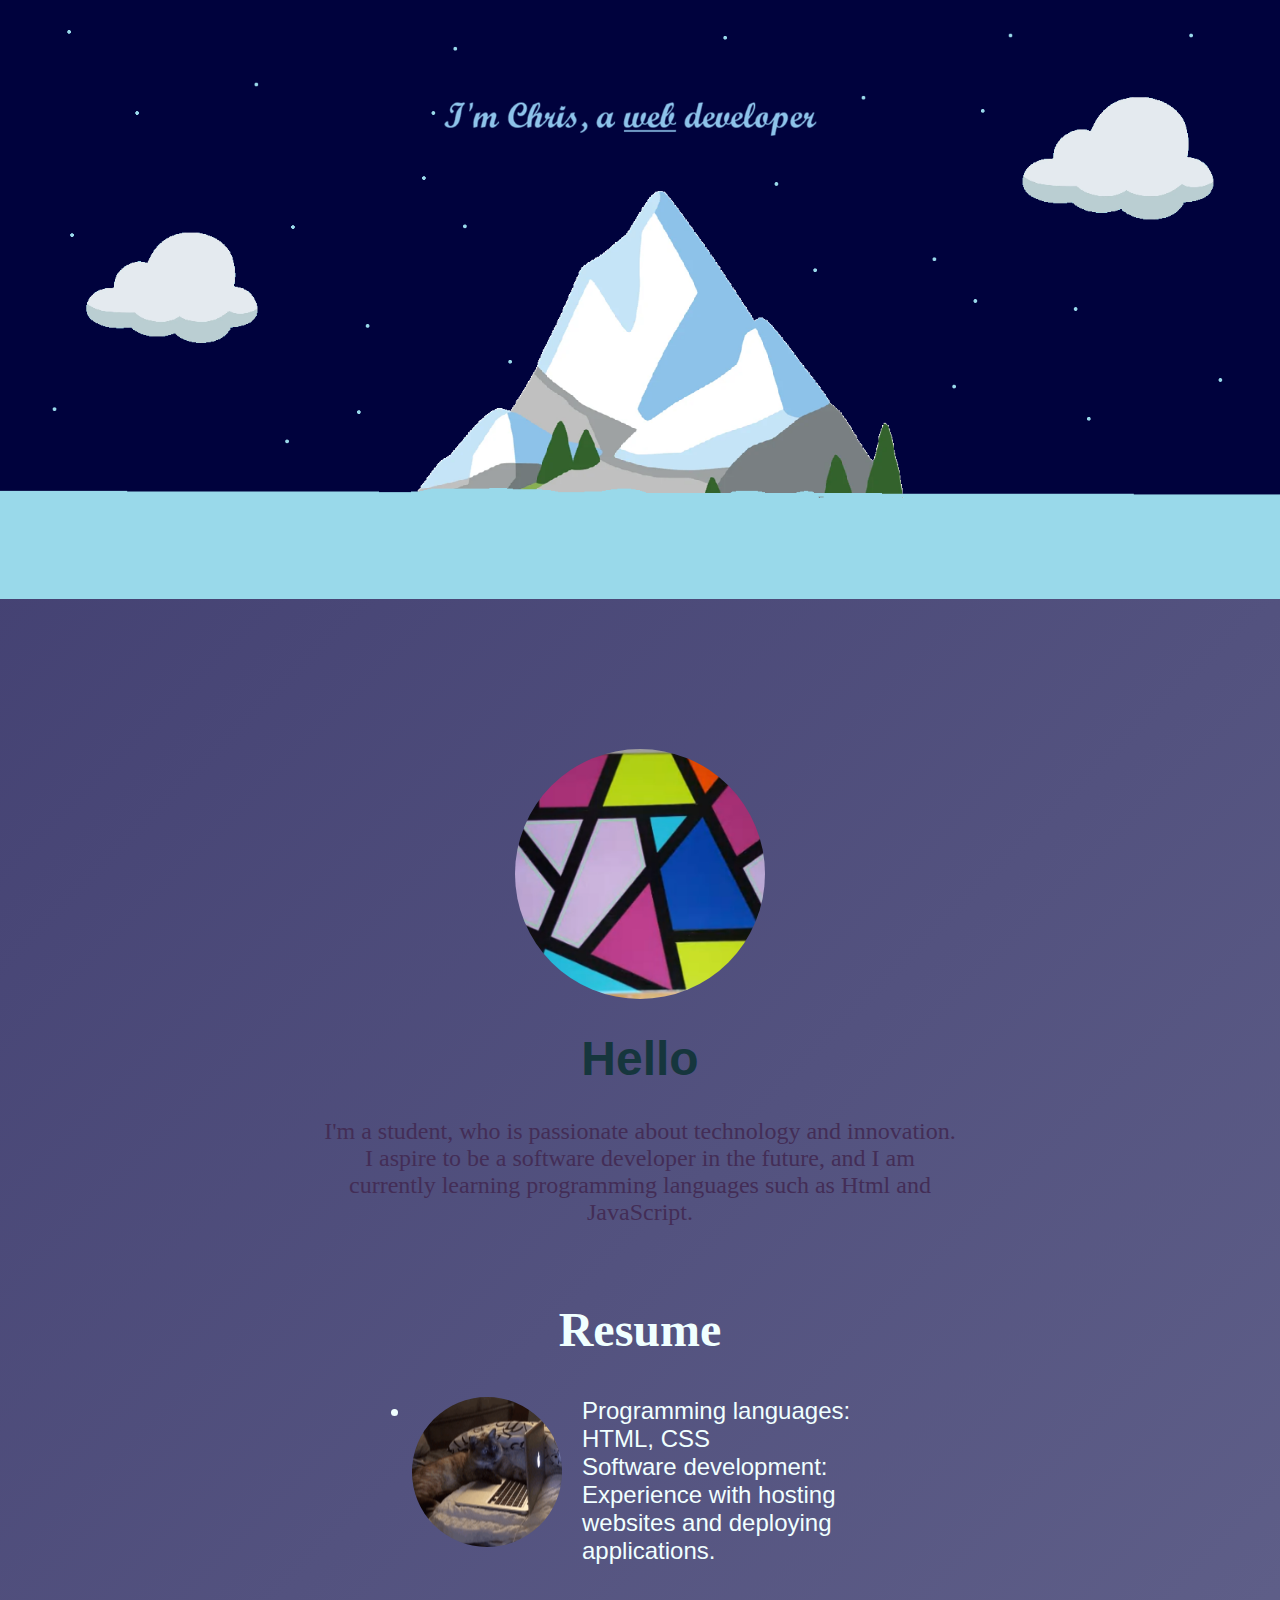
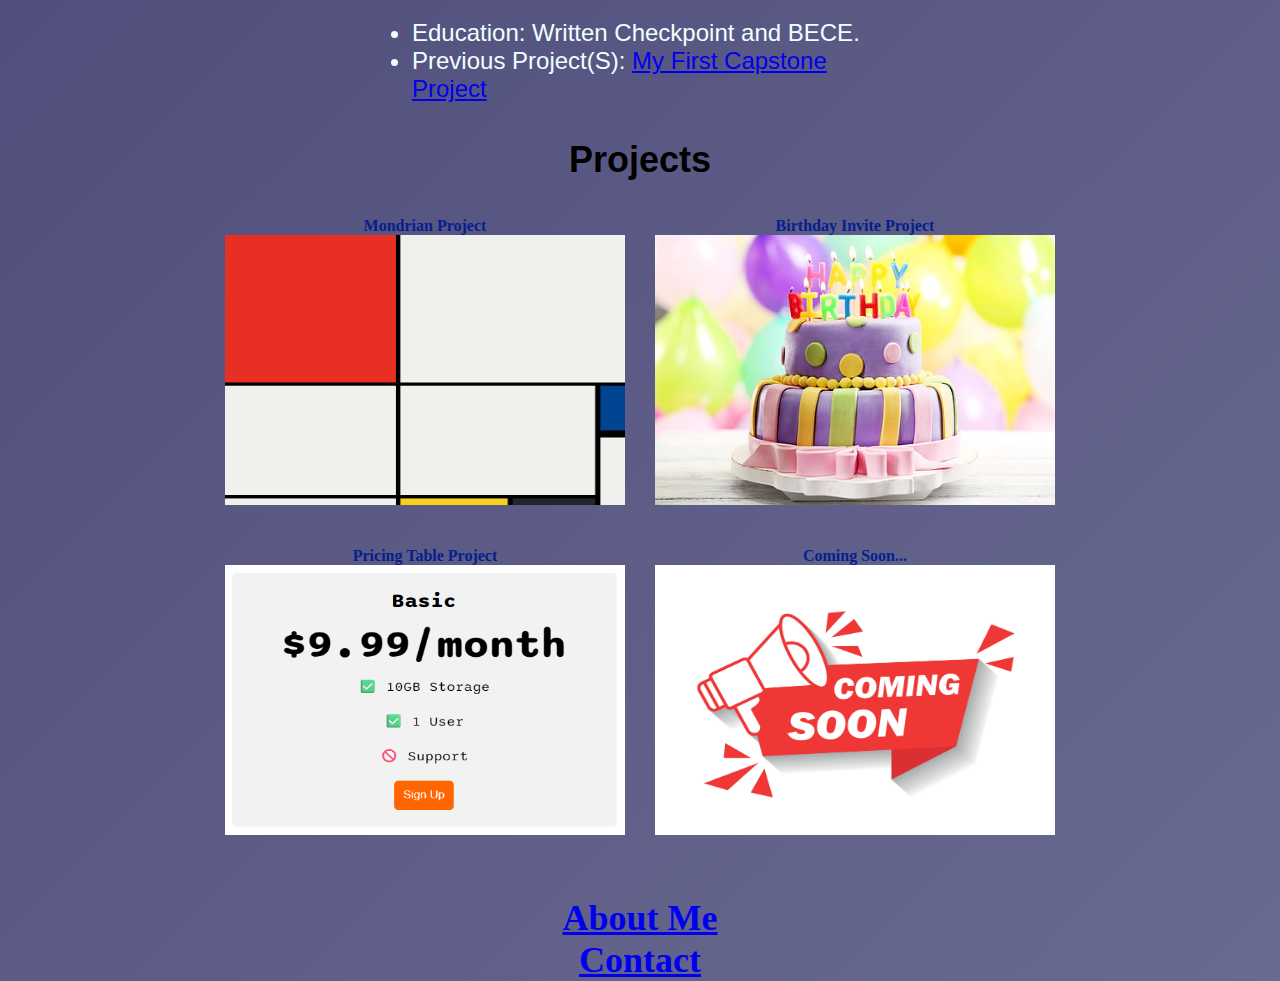
<file: index.html>
<html lang="en">
<head>
    <meta charset="UTF-8">
    <meta name="viewport" content="width=device-width, initial-scale=1.0">
    <title>Chris' Site</title>
    <link rel="stylesheet" href="./styles.css">
    <link rel="icon" href="./Assets/Favicon.png" type="image/x-icon" />
</head>
<body>

   <div class="top-container">
        <img class="background-image" src="./Assets/Intro.png" alt="Background Image">
        <img class="icon" src="./Assets/Profile picture.png" alt="Profile Picture">
        <h1>Hello</h1>
        <p>I'm a student, who is passionate about technology and innovation.
            I aspire to be a software developer in the future, and I am currently learning programming languages such as Html and JavaScript.
        </p>
   </div>

   <br>
   <br>

   <div class="upper-container">
        <h2>Resume</h2>
        <ul>
            <li><img class="cat" src="./Assets/cat.gif" alt="Learnt languages">Programming languages: HTML, CSS</li>
            <p>Software development: Experience with hosting websites and deploying applications.</p>
            <br><br><br>
            <li>Education: Written Checkpoint and BECE.</li>
            <Li>Previous Project(S): <a href="https://chris1137.github.io/html-portfolio/">My First Capstone Project</a></Li>
        </ul>
   </div>


    <div class="name-tag">
        <p class="project">Projects</p>
    </div>
   <div class="project-container">
        <div class="first-card">
            <a class="mondrian" href="./Assets/Mondrian.html">Mondrian Project</a>
            <img class="mondrian-image" src="./Assets/Mondrian Preview.png" alt="Mondrian Preview">
        </div>

        <div class="second-card">
            <a class="birthday" href="./Assets/Birthday Invite.html">Birthday Invite Project</a>
            <img class="birthday-image" src="./Assets/birthday-cake.jpeg" alt="Birthday Preview">
        </div>  

        <div class="third-card">
            <a class="pricing" href="./Assets/Pricing table.html">Pricing Table Project</a>
            <img class="pricing-image" src="./Assets/Pricing Preview.png" alt="Pricing Preview">
        </div>

        <div class="fourth-card">
                <a class="coming-soon" href="#">Coming Soon...</a>
                <img class="coming-soon-image" src="./Assets/Coming soon.jpg" alt="Coming Soon Preview">
        </div>
   </div>


   <div class="bottom-container">
        <div class="about">
            <a href="./Assets/About.html">About Me</a>
        </div>
        <div class="contact">
            <a href="./Assets/Contact.html">Contact</a>
        </div>
   </div>
</body>
</html>
</file>
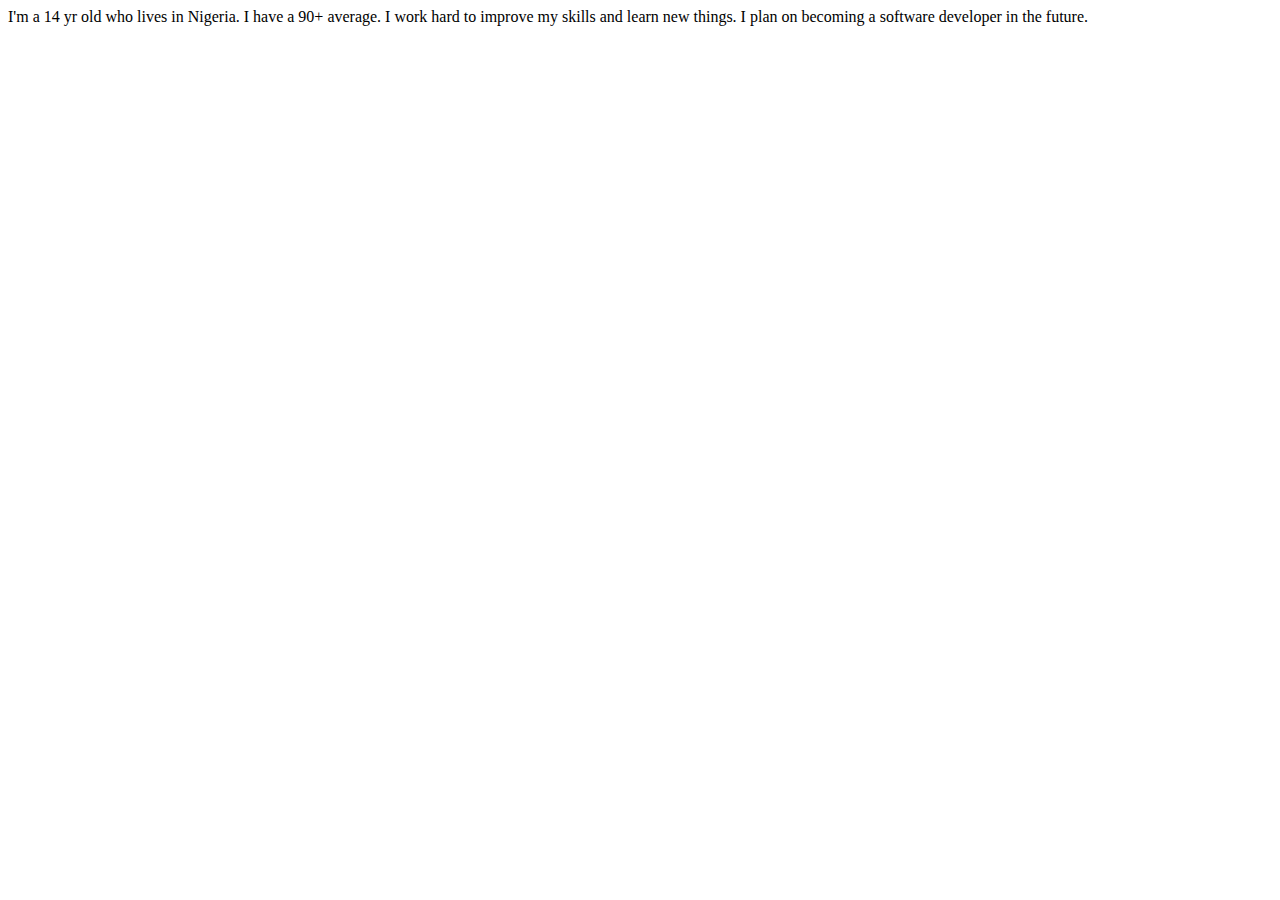
<file: Assets/About.html>
<html lang="en">
<head>
    <meta charset="UTF-8">
    <meta name="viewport" content="width=device-width, initial-scale=1.0">
    <title>About Me</title>
</head>
<body>
    <p class="para">I'm a 14 yr old who lives in Nigeria. I have a 90+ average. I work hard to improve my skills and learn new things. I plan on becoming a software developer in the future.</p>
</body>
</html>
</file>
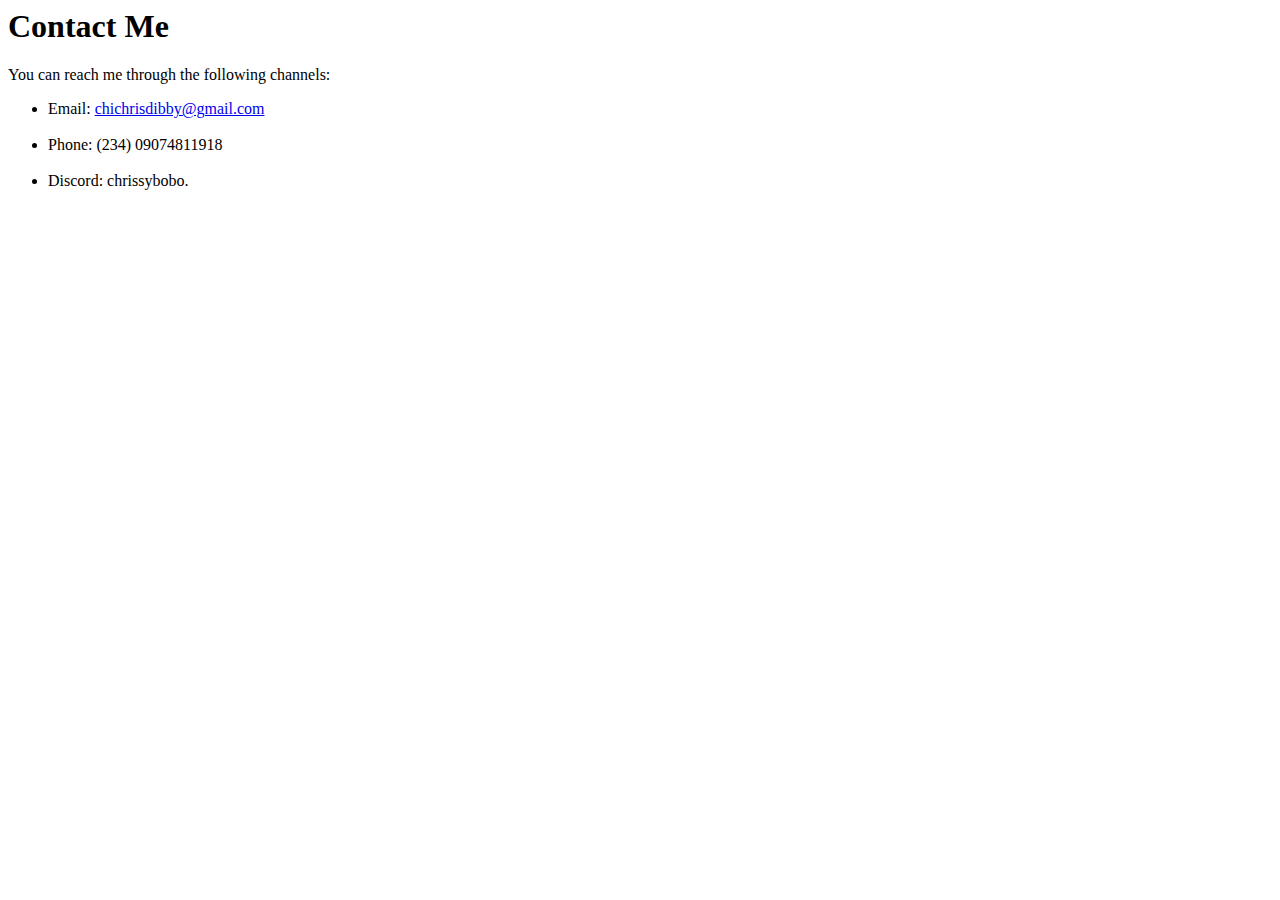
<file: Assets/Contact.html>
<html lang="en">
<head>
    <meta charset="UTF-8">
    <meta name="viewport" content="width=device-width, initial-scale=1.0">
    <title>Contact Me</title>
</head>
<body>
    <h1>Contact Me</h1>
    <p>You can reach me through the following channels:</p>
    <ul>
        <li>Email: <a href="mailto:chichrisdibby@gmail.com">chichrisdibby@gmail.com</a></li>
        <br>
        <li>Phone: (234) 09074811918</li>
        <br>
        <li>Discord: chrissybobo.</li>
    </ul>
</body>
</html>
</file>
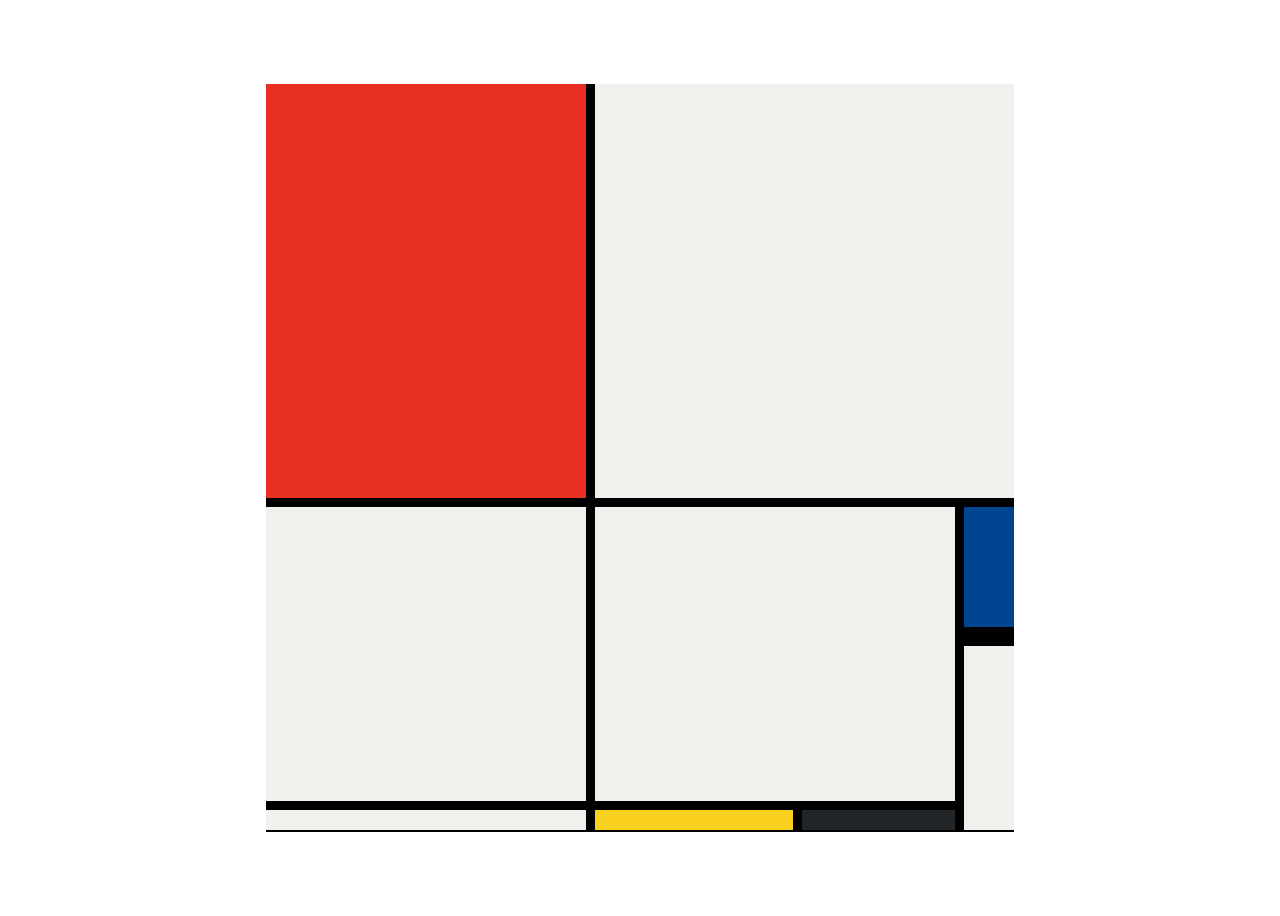
<file: Assets/Mondrian.html>
<!DOCTYPE html>
<html lang="en">

<head>
  <meta charset="UTF-8">
  <meta name="viewport" content="width=device-width, initial-scale=1.0">
  <title>Mondrian Project</title>
  <style>
    /* 
    Write your CSS here 
    Gap Colour: #000
    White: #F0F1EC
    Red: #E72F24
    Black: #232629
    Blue: #004592
    Yellow: #F9D01E

    For dimensions, see dimensions.png image.
    HINT: Remember you can't change the properties of grid lines.
    But grid lines are transparent!
    */
    body{
      display: flex;
      justify-content: center;
      align-items: center;
      height: 100vh;
    }

    .container{
      display: grid;
      background-color: #000000;
      height: 748px;
      width: 748px;
      grid-template-columns: 320px 198px 153px 50px;
      grid-template-rows: 414px 130px 155px 20px;
      gap: 9px;
    }
    
    .redsquare{
      background-color: #e72f24;
    }
    .whitesquare1{
      background-color: #f0f1ec;
      grid-column: span 3;
    }

    .whitesquare2{
      background-color: #f0f1ec;
      grid-row: span 2;
    }
    .whitesquare3{
      background-color: #f0f1ec;
      grid-column: span 2;
      grid-row: span 2;
    }
    .bluesquare{
      background-color: #004592;
      border-bottom: 10px solid#000000;
    }
    .whitesquare4{
      background-color: #f0f1ec;
      grid-row: span 2;
    }

    .whitesquare5{
      background-color: #f0f1ec;
    }
    .yellowsquare{
      background-color: #F9D01E;
    }
    .blacksquare{
      background-color: #232629;
    }
  </style>
</head>

<body>
  <!-- Write your HTML here -->
   <div class="container">
    <div class="item redsquare"></div>
    <div class="item whitesquare1"></div>

    <div class="item whitesquare2"></div>
    <div class="item whitesquare3"></div>
    <div class="item bluesquare"></div>
    <div class="item whitesquare4"></div>

    <div class="item whitesquare5"></div>
    <div class="item yellowsquare"></div>
    <div class="item blacksquare"></div>
   </div>
</body>

</html>
</file>
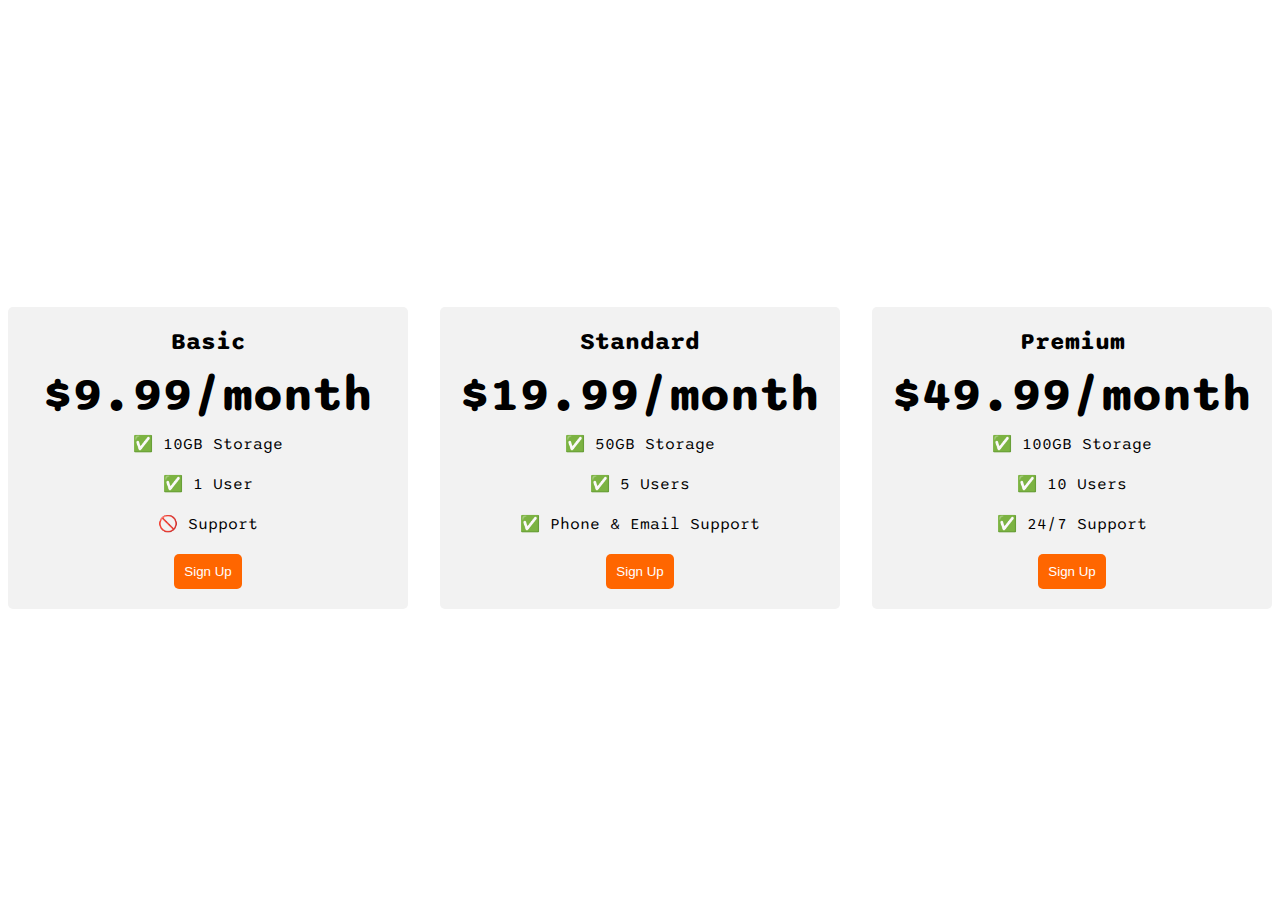
<file: Assets/Pricing table.html>
<!DOCTYPE html>
<html>
  <head>
    <title>Flexbox Pricing Table</title>
    <link rel="preconnect" href="https://fonts.googleapis.com" />
    <link rel="preconnect" href="https://fonts.gstatic.com" crossorigin />
    <link
      href="https://fonts.googleapis.com/css2?family=Sono:wght@400;700&display=swap"
      rel="stylesheet"
    />
    <style>
      body {
        font-family: "Sono", sans-serif;
      }
      .pricing-container{
          display: flex;
          justify-content: center;
          align-items: center;
          height: 100vh;
          gap: 2rem;
    }
      .pricing-plan{
            flex: 1;
            max-width: 400px;
            padding: 20px;
            background-color: #f2f2f2;
            border-radius: 5px;
            text-align: center;
      }
      .plan-title {
            font-size: 24px;
            font-weight: bold;
            margin-bottom: 10px;
      }
            .plan-features li {
            margin-bottom: 20px;
      }
      .plan-price{
            font-size: 48px;
            font-weight: bold;
            margin-bottom: 10px;
      }
      .plan-features{
            list-style: none;
            padding: 0;
            margin: 0;
      }
      .plan-button{
            padding: 10px;
            background-color: #ff6600;
            color: #fff;
            border-radius: 5px;
            border: none;
      }

      /* Hint: What can you do with a media query and flexbox? */
      @media (max-width: 1250px) {
        .pricing-container{
          flex-direction: column;
          height: 100%;
        }
      }
    </style>
  </head>

  <body>
    <div class="pricing-container">
      <div class="pricing-plan">
        <div class="plan-title">Basic</div>
        <div class="plan-price">$9.99/month</div>
        <ul class="plan-features">
          <li>✅ 10GB Storage</li>
          <li>✅ 1 User</li>
          <li>🚫 Support</li>
        </ul>
        <button class="plan-button">Sign Up</button>
      </div>
      <div class="pricing-plan">
        <div class="plan-title">Standard</div>
        <div class="plan-price">$19.99/month</div>
        <ul class="plan-features">
          <li>✅ 50GB Storage</li>
          <li>✅ 5 Users</li>
          <li>✅ Phone &amp; Email Support</li>
        </ul>
        <button class="plan-button">Sign Up</button>
      </div>
      <div class="pricing-plan">
        <div class="plan-title">Premium</div>
        <div class="plan-price">$49.99/month</div>
        <ul class="plan-features">
          <li>✅ 100GB Storage</li>
          <li>✅ 10 Users</li>
          <li>✅ 24/7 Support</li>
        </ul>
        <button class="plan-button">Sign Up</button>
      </div>
    </div>
  </body>
</html>
</file>
<file: styles.css>
body {
	background: linear-gradient(-45deg, #ffffff, #adb9cf, #686990, #3e3b6e);
	background-size: 400% 400%;
	animation: gradient 15s ease infinite;
	height: 100vh;
}

@keyframes gradient {
	0% {
		background-position: 0% 50%;
	}
	50% {
		background-position: 100% 50%;
	}
	100% {
		background-position: 0% 50%;
	}
}

body {
    display: block;
    margin: 0px;
}

.top-container {
    position: relative;
    display: flex;
    flex-direction: column;
    align-items: center;
    justify-content: center;
}

.background-image {
    width: 100%;
    height: auto;
    display: block;
    padding-bottom: 100px;    
    box-shadow: inset 0 0 0 100% rgb(128, 133, 166);
}

.icon {
    margin-top: 50px;
    width: 250px;
    height: 250px;
    border-radius: 50%;
    object-fit: cover;
}

h1 {
    color: rgb(22, 54, 61);
    font-size: 48px;
    font-family: Verdana, sans-serif;
}

h1 + p {
    color: rgb(67, 45, 86);
    font-size: 24px;
    font-family: 'Times New Roman', sans-serif;
    margin: auto;
    width: 50%;
    text-align: center;
}

h2 {
    color:azure;
    position: relative;
    justify-content: center;
    justify-self: center;
    font-size: 48px;
}

ul > li {
    color: azure;
    font-size: 24px;
    font-family: 'Helvetica', sans-serif;
    margin: auto;
    width: 40%;
    text-align: left;
}

li + p {
    color: azure;
    font-size: 24px;
    font-family: 'Helvetica', sans-serif;
    margin: auto;
    width: 40%;
    text-align: left;
}

li > img {
    float: left;
}

.cat {
    width: 150px;
    height: 150px;
    border-radius: 50%;
    object-fit: cover;
    margin-right: 20px;
}

.project-container {
    display: grid;
    grid-template-columns: 400px 400px;
    grid-template-rows: 300px 300px;
    gap: 30px;
    justify-self: center;
    text-align: center;

}

.name-tag {
    text-align: center;
    justify-items: center;
}

.project {
    font-size: 36px;
    font-family: 'Garamond', sans-serif;
    font-weight: bold;
    grid-column: 2/2;
}

.mondrian, .birthday, .pricing, .coming-soon {
    position: relative;
    height: 10%;
    width: 100%;
    font-weight: 700;
    text-decoration: none;
    color: rgb(5, 32, 141);
}

.mondrian-image, .pricing-image, .birthday-image, .coming-soon-image {
    height: 90%;
    width: 100%;
}

.bottom-container {
    margin-top: 50px;
}

.para {
    color: rgb(22, 54, 61);
    font-size: 24px;
    font-family: 'Times New Roman', serif;
    margin: auto;
    width: 50%;
    text-align: center;
}

.about, .contact {
    color: rgb(121, 173, 78);
    font-size: 36px;
    font-family: 'Garamond', serif;
    font-weight: bold;
    text-align: center;
    text-decoration: none;
}
</file>
